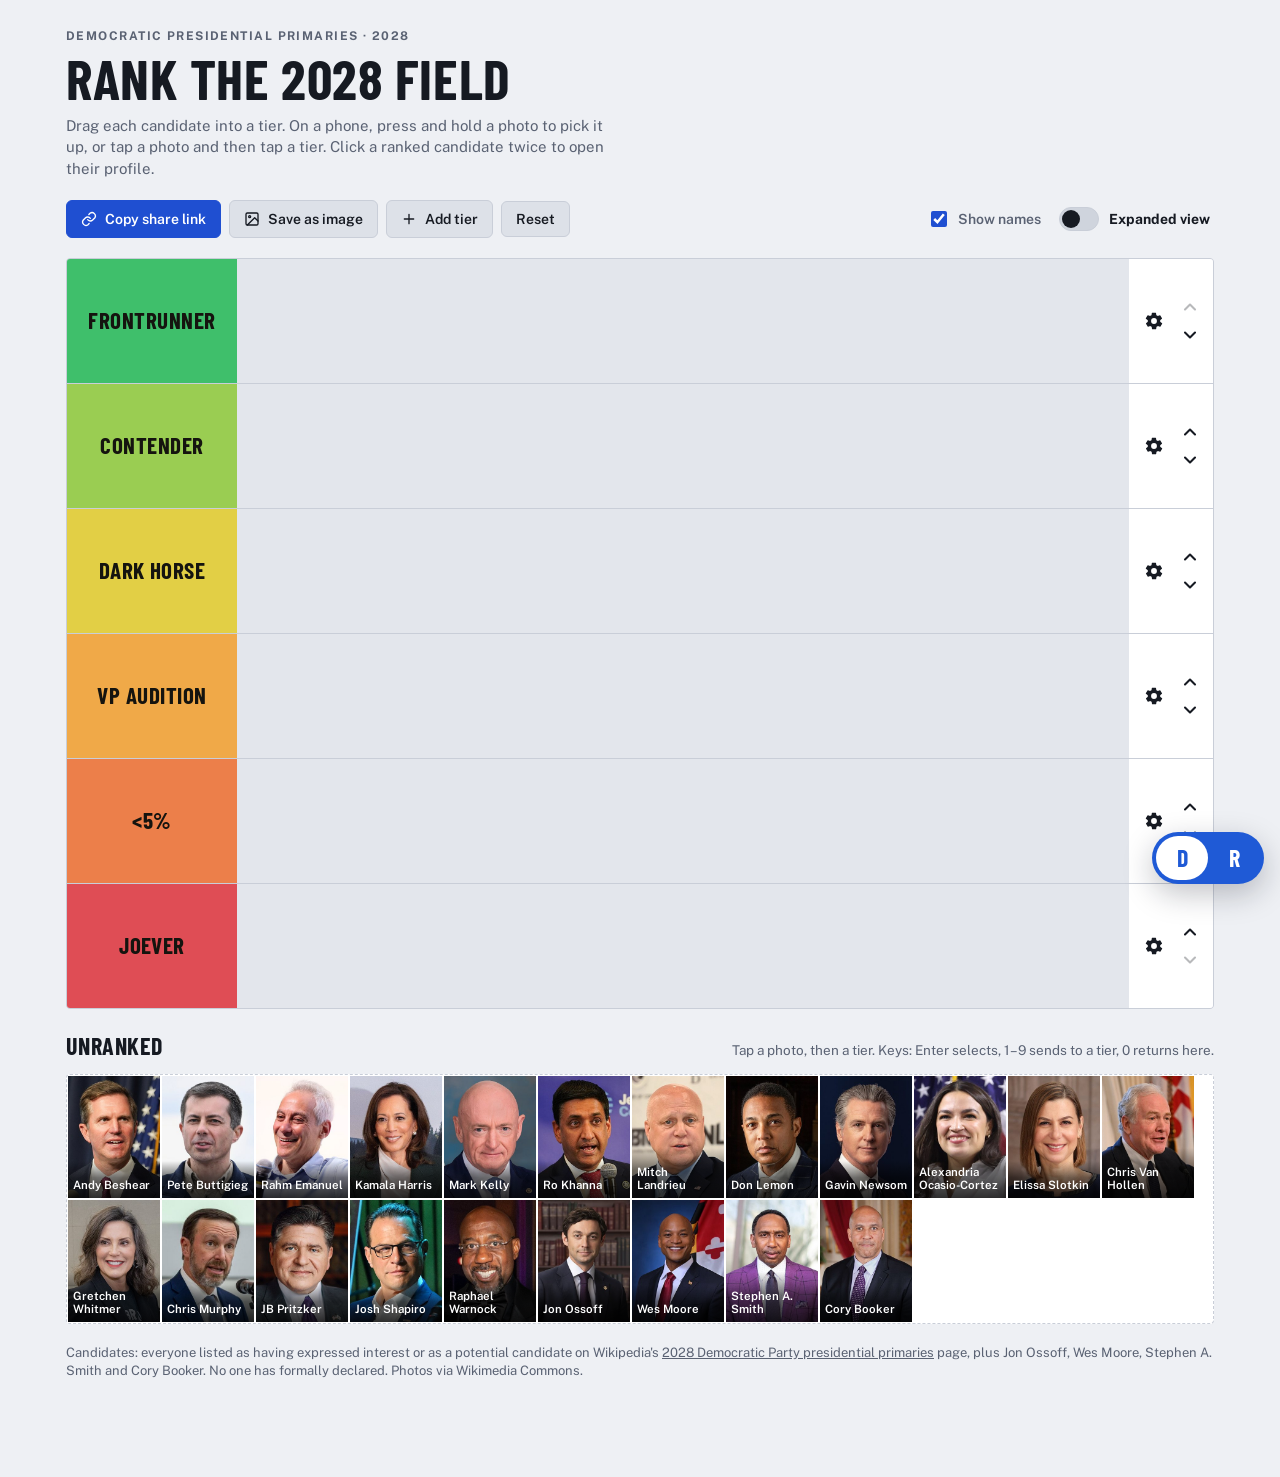
<file: index.html>
<!doctype html>
<html lang="en">
<head>
<meta charset="utf-8">
<meta name="viewport" content="width=device-width, initial-scale=1, viewport-fit=cover">
<title>2028 Democratic Tier List</title>
<meta name="claude:viewport-fit-sides" content="cover">
<link rel="preconnect" href="https://fonts.googleapis.com">
<link rel="preconnect" href="https://fonts.gstatic.com" crossorigin>
<link rel="stylesheet" href="https://fonts.googleapis.com/css2?family=Barlow+Condensed:wght@600;700&family=Public+Sans:wght@400;500;600;700&display=swap">
<link rel="stylesheet" href="style.css">
</head>
<body>
<main class="wrap">
  <header class="masthead">
    <span class="eyebrow" id="eyebrow">Democratic presidential primaries · 2028</span>
    <h1>Rank the 2028 field</h1>
    <p class="lede">Drag each candidate into a tier. On a phone, press and hold a photo to pick it up, or tap a photo and then tap a tier. Click a ranked candidate twice to open their profile.</p>
  </header>

  <div class="toolbar" role="toolbar" aria-label="Tier list actions">
    <button class="btn primary" id="btn-share" type="button">
      <svg viewBox="0 0 24 24" fill="none" stroke="currentColor" stroke-width="2" stroke-linecap="round" stroke-linejoin="round" aria-hidden="true"><path d="M10 13a5 5 0 0 0 7.5.5l3-3a5 5 0 0 0-7-7l-1.7 1.7"/><path d="M14 11a5 5 0 0 0-7.5-.5l-3 3a5 5 0 0 0 7 7l1.7-1.7"/></svg>
      Copy share link
    </button>
    <button class="btn" id="btn-image" type="button">
      <svg viewBox="0 0 24 24" fill="none" stroke="currentColor" stroke-width="2" stroke-linecap="round" stroke-linejoin="round" aria-hidden="true"><rect x="3" y="3" width="18" height="18" rx="2"/><circle cx="8.5" cy="8.5" r="1.5"/><path d="m21 15-5-5L5 21"/></svg>
      Save as image
    </button>
    <button class="btn" id="btn-add-tier" type="button">
      <svg viewBox="0 0 24 24" fill="none" stroke="currentColor" stroke-width="2" stroke-linecap="round" aria-hidden="true"><path d="M12 5v14M5 12h14"/></svg>
      Add tier
    </button>
    <button class="btn" id="btn-reset" type="button">Reset</button>
    <button class="btn" id="btn-reset-ratings" type="button" hidden>Reset ratings</button>
    <span class="spacer"></span>
    <label class="toggle" for="opt-names"><input type="checkbox" id="opt-names" checked> Show names</label>
    <label class="switch" for="opt-expanded"><input type="checkbox" id="opt-expanded" role="switch"><span class="track" aria-hidden="true"></span> Expanded view</label>
  </div>

  <div class="scroll-x">
    <section class="board" id="board" aria-label="Tiers"></section>
  </div>

  <section aria-labelledby="pool-title" style="display:grid;gap:10px">
    <div class="pool-head">
      <h2 id="pool-title">Unranked</h2>
      <p class="hint" id="pool-hint">Tap a photo, then a tier. Keys: Enter selects, 1–9 sends to a tier, 0 returns here.</p>
    </div>
    <div class="scroll-x">
      <div class="pool-table">
        <div class="pool-cols" id="pool-cols" aria-hidden="true" hidden></div>
        <div class="zone pool" id="pool" data-zone="pool" aria-label="Unranked candidates"></div>
      </div>
    </div>
  </section>

  <p class="sources" id="sources"></p>
</main>

<div class="party-toggle" id="party-toggle" role="group" aria-label="Party" data-active="D">
  <span class="knob" aria-hidden="true"></span>
  <button type="button" data-party="D" aria-pressed="true" aria-label="Democratic candidates">D</button>
  <button type="button" data-party="R" aria-pressed="false" aria-label="Republican candidates">R</button>
</div>

<script src="candidates.js"></script>
<script src="scores.js"></script>
<script src="app.js"></script>
</body>
</html>
</file>
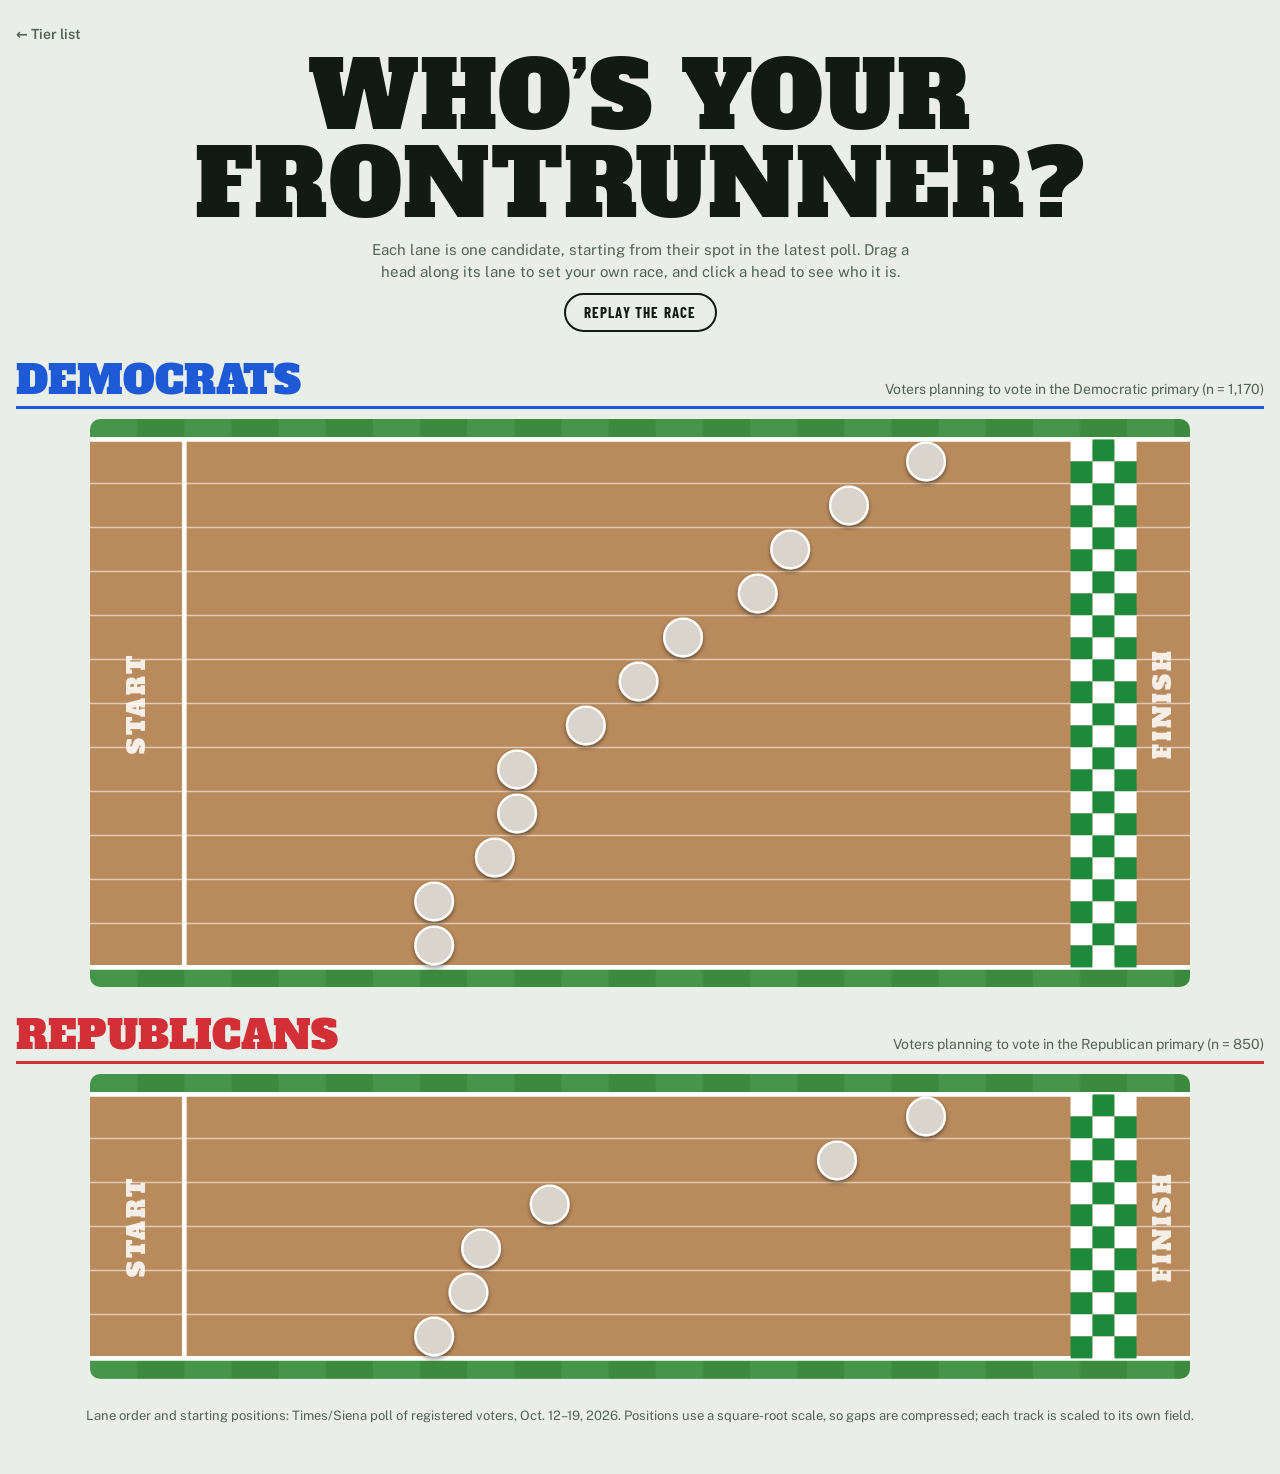
<file: horserace/index.html>
<!doctype html>
<html lang="en">
<head>
<meta charset="utf-8">
<meta name="viewport" content="width=device-width, initial-scale=1, viewport-fit=cover">
<title>2028 Primary Horse Race</title>
<meta name="claude:viewport-fit-sides" content="cover">
<link rel="preconnect" href="https://fonts.googleapis.com">
<link rel="preconnect" href="https://fonts.gstatic.com" crossorigin>
<link rel="stylesheet" href="https://fonts.googleapis.com/css2?family=Alfa+Slab+One&family=Barlow+Condensed:wght@600;700&family=Public+Sans:wght@400;600&display=swap">
<link rel="stylesheet" href="race.css">
</head>
<body>
<main class="wrap">
  <header class="top">
    <a class="nav" id="nav-tiers" href="../">← Tier list</a>
    <h1>WHO’S YOUR FRONTRUNNER?</h1>
    <p class="sub">Each lane is one candidate, starting from their spot in the latest poll. Drag a head along its lane to set your own race, and click a head to see who it is.</p>
    <button class="replay" id="replay" type="button">Replay the race</button>
  </header>

  <section class="race" data-party="D" aria-labelledby="race-d-title">
    <div class="race-head">
      <h2 id="race-d-title"></h2>
      <p class="universe"></p>
    </div>
    <div class="track-scroll"></div>
  </section>

  <section class="race" data-party="R" aria-labelledby="race-r-title">
    <div class="race-head">
      <h2 id="race-r-title"></h2>
      <p class="universe"></p>
    </div>
    <div class="track-scroll"></div>
  </section>

  <p class="source" id="source"></p>
</main>

<script src="poll.js"></script>
<script src="race.js"></script>
</body>
</html>
</file>
<file: style.css>
/* Layout: one centered column. Header + toolbar, the tier board (label | drop row | controls), then the unranked pool. */
:root {
  --bg: #eef0f4;
  --surface: #ffffff;
  --row: #e3e6ec;
  --line: #c9ced8;
  --fg: #161a22;
  --muted: #5a6273;
  --accent: #1f4fd1;
  --accent-fg: #ffffff;
  --ctl: #dde1e8;
  --ctl-hover: #cfd4dd;
  --shadow: 0 10px 30px rgba(15, 20, 35, .25);

  --tier-1: #3fbf6b;
  --tier-2: #9acd52;
  --tier-3: #e2cf45;
  --tier-4: #f0a948;
  --tier-5: #ec7f4a;
  --tier-6: #df4d55;
  --tier-ink: #15140f;
  --dem: #1f5ad6;
  --gop: #d22f36;

  --font-display: 'Barlow Condensed', 'Arial Narrow', 'Roboto Condensed', sans-serif;
  --font-body: 'Public Sans', system-ui, -apple-system, 'Segoe UI', sans-serif;

  --card-w: 92px;
  --card-h: 122px;
  --label-w: 170px;
  --ctl-w: 84px;
  --who-w: minmax(230px, 1fr);
  --score-w: 92px;
  --row-h: 66px;
}
@media (prefers-color-scheme: dark) {
  :root:not([data-theme="light"]) {
    --bg: #15171c;
    --surface: #1d2027;
    --row: #1a1c21;
    --line: #2c3039;
    --fg: #eceef3;
    --muted: #9aa1b0;
    --accent: #6f95ff;
    --accent-fg: #0d1222;
    --ctl: #262a33;
    --ctl-hover: #323743;
    --shadow: 0 10px 30px rgba(0, 0, 0, .55);
    color-scheme: dark;
  }
}
:root[data-theme="dark"] {
  --bg: #15171c;
  --surface: #1d2027;
  --row: #1a1c21;
  --line: #2c3039;
  --fg: #eceef3;
  --muted: #9aa1b0;
  --accent: #6f95ff;
  --accent-fg: #0d1222;
  --ctl: #262a33;
  --ctl-hover: #323743;
  --shadow: 0 10px 30px rgba(0, 0, 0, .55);
  color-scheme: dark;
}

* { box-sizing: border-box; }
[hidden] { display: none !important; }
body {
  margin: 0;
  background: var(--bg);
  color: var(--fg);
  font-family: var(--font-body);
  font-size: 15px;
  line-height: 1.45;
}
.wrap {
  max-width: 1180px;
  margin: 0 auto;
  padding-block: 28px 96px; /* bottom room for the party toggle */
  padding-left: max(16px, env(safe-area-inset-left, 0px));
  padding-right: max(16px, env(safe-area-inset-right, 0px));
  display: grid;
  gap: 20px;
}

/* Header */
.masthead { display: grid; gap: 6px; }
.eyebrow {
  font-size: 12px;
  font-weight: 700;
  letter-spacing: .12em;
  text-transform: uppercase;
  color: var(--muted);
}
h1 {
  margin: 0;
  font-family: var(--font-display);
  font-weight: 700;
  font-size: clamp(34px, 6vw, 56px);
  line-height: .95;
  letter-spacing: .01em;
  text-transform: uppercase;
  text-wrap: balance;
}
.lede { margin: 4px 0 0; color: var(--muted); max-width: 62ch; }
.lede a { color: inherit; }

/* Toolbar */
.toolbar { display: flex; flex-wrap: wrap; gap: 8px; align-items: center; }
.btn {
  appearance: none;
  border: 1px solid var(--line);
  background: var(--ctl);
  color: var(--fg);
  font: 600 14px/1 var(--font-body);
  padding: 10px 14px;
  border-radius: 6px;
  cursor: pointer;
  display: inline-flex;
  align-items: center;
  gap: 8px;
  text-decoration: none;
}
.btn:hover { background: var(--ctl-hover); }
.btn.primary { background: var(--accent); border-color: var(--accent); color: var(--accent-fg); }
.btn.primary:hover { filter: brightness(1.08); }
.btn.danger-armed { background: var(--tier-6); border-color: var(--tier-6); color: var(--tier-ink); }
.btn svg { width: 16px; height: 16px; flex: none; }
.toggle { display: inline-flex; align-items: center; gap: 8px; font-weight: 600; font-size: 14px; color: var(--muted); cursor: pointer; padding: 0 6px; }
.toggle input { width: 16px; height: 16px; accent-color: var(--accent); }
.spacer { flex: 1; }
:focus-visible { outline: 3px solid var(--accent); outline-offset: 2px; }

/* Board */
.board {
  border: 1px solid var(--line);
  background: var(--line);
  display: grid;
  gap: 1px;
  border-radius: 4px;
  overflow: hidden;
}
.tier {
  display: grid;
  grid-template-columns: var(--label-w) minmax(0, 1fr) var(--ctl-w);
  min-height: calc(var(--card-h) + 2px);
  background: var(--row);
}
.tier-label {
  background: var(--tier-color);
  color: var(--tier-ink);
  display: grid;
  place-items: center;
  padding: 8px 10px;
  text-align: center;
  font-family: var(--font-display);
  font-weight: 700;
  font-size: 23px;
  line-height: 1;
  text-transform: uppercase;
  letter-spacing: .02em;
  overflow-wrap: break-word;
  hyphens: manual;
}
.tier-controls {
  display: grid;
  grid-template-columns: auto auto;
  align-items: center;
  gap: 2px;
  padding: 0 8px;
  background: var(--surface);
}
.tier-controls .move { display: grid; }
.icon-btn {
  appearance: none;
  background: transparent;
  border: 0;
  color: var(--fg);
  width: 34px;
  height: 34px;
  display: grid;
  place-items: center;
  border-radius: 6px;
  cursor: pointer;
}
.icon-btn:hover { background: var(--ctl); }
.icon-btn:disabled { opacity: .3; cursor: default; background: transparent; }
.icon-btn svg { width: 20px; height: 20px; }
.move .icon-btn { height: 28px; }

/* Drop zones */
.zone {
  display: flex;
  flex-wrap: wrap;
  align-content: flex-start;
  gap: 2px;
  padding: 1px;
  min-height: var(--card-h);
}
.zone.over { background: color-mix(in srgb, var(--accent) 12%, transparent); }
.zone.tap-target { cursor: copy; }
.zone.tap-target:hover { background: color-mix(in srgb, var(--accent) 16%, transparent); }

/* Cards */
.card {
  position: relative;
  width: var(--card-w);
  height: var(--card-h);
  flex: none;
  border: 0;
  padding: 0;
  margin: 0;
  background: var(--ctl);
  cursor: grab;
  touch-action: manipulation;
  user-select: none;
  -webkit-user-select: none;
  -webkit-touch-callout: none;
  overflow: hidden;
  color: #fff;
}
.card img {
  width: 100%;
  height: 100%;
  object-fit: cover;
  object-position: 50% 18%;
  display: block;
  pointer-events: none;
  -webkit-user-drag: none;
}
.card .initials {
  position: absolute;
  inset: 0;
  display: grid;
  place-items: center;
  font: 700 30px/1 var(--font-display);
  color: var(--muted);
}
.card .name {
  position: absolute;
  left: 0; right: 0; bottom: 0;
  padding: 18px 5px 5px;
  background: linear-gradient(to top, rgba(0,0,0,.82), rgba(0,0,0,.55) 55%, transparent);
  color: #fff;
  font: 600 11.5px/1.15 var(--font-body);
  text-align: left;
  pointer-events: none;
}
.hide-names .card .name { display: none; }
.card.selected { outline: 3px solid var(--accent); outline-offset: -3px; }
.card.lifted { opacity: .25; }
.ghost {
  position: fixed;
  z-index: 50;
  pointer-events: none;
  box-shadow: var(--shadow);
  transform: rotate(-3deg) scale(1.06);
  cursor: grabbing;
}
.placeholder {
  width: var(--card-w);
  height: var(--card-h);
  flex: none;
  border: 2px dashed var(--accent);
  background: color-mix(in srgb, var(--accent) 14%, transparent);
}
body.dragging, body.dragging * { cursor: grabbing !important; }

/* Expanded view: tiers stack candidates as rows with 1–10 scores */
.switch { display: inline-flex; align-items: center; gap: 10px; font-weight: 700; font-size: 14px; cursor: pointer; padding: 6px 4px; }
.switch input { position: absolute; opacity: 0; width: 1px; height: 1px; }
.switch .track { width: 40px; height: 24px; border-radius: 12px; background: var(--ctl-hover); border: 1px solid var(--line); position: relative; transition: background .15s; flex: none; }
.switch .track::after { content: ''; position: absolute; top: 2px; left: 2px; width: 18px; height: 18px; border-radius: 50%; background: var(--fg); transition: transform .15s; }
.switch input:checked + .track { background: var(--accent); border-color: var(--accent); }
.switch input:checked + .track::after { transform: translateX(16px); background: var(--accent-fg); }
.switch input:focus-visible + .track { outline: 3px solid var(--accent); outline-offset: 2px; }

.scroll-x { overflow-x: auto; max-width: 100%; }
body.expanded .wrap { max-width: 1400px; }
body.expanded .board { min-width: calc(var(--label-w) + 230px + 6 * var(--score-w) + var(--ctl-w) + 2px); }
.board-head {
  display: grid;
  grid-template-columns: var(--label-w) minmax(0, 1fr) var(--ctl-w);
  background: var(--surface);
  align-items: end;
}
.board-head .h-tier { padding: 12px 10px; }
.cols, .row-entry, .pool-cols {
  display: grid;
  grid-template-columns: var(--who-w) repeat(6, var(--score-w));
  align-items: center;
}
.board-head span, .pool-cols span {
  font: 700 14px/1.05 var(--font-display);
  text-transform: uppercase;
  letter-spacing: .06em;
  color: var(--muted);
}
.h-score { text-align: center; padding: 12px 4px; }
.h-who { padding: 12px 12px; }
.h-total { color: var(--fg) !important; }
.h-total small { display: block; font: 600 11px/1.2 var(--font-body); letter-spacing: 0; text-transform: none; color: var(--muted); }

body.expanded .tier { min-height: calc(var(--row-h) + 2px); }
.zone.list { flex-direction: column; flex-wrap: nowrap; gap: 0; padding: 0; min-height: var(--row-h); }
.zone.list .placeholder { width: 100%; height: var(--row-h); }
.row-entry {
  min-height: var(--row-h);
  background: var(--row);
  cursor: grab;
  user-select: none;
  -webkit-user-select: none;
  -webkit-touch-callout: none;
  touch-action: manipulation;
}
.row-entry + .row-entry { border-top: 1px solid var(--line); }
.row-entry.selected { outline: 3px solid var(--accent); outline-offset: -3px; }
.row-entry.lifted { opacity: .25; }
.row-entry.ghost { width: auto; border: 1px solid var(--line); }
.who { display: flex; align-items: center; gap: 12px; padding: 5px 10px; min-width: 0; }
.thumb { position: relative; width: 42px; height: 56px; flex: none; overflow: hidden; background: var(--ctl); }
.thumb img { width: 100%; height: 100%; object-fit: cover; object-position: 50% 18%; display: block; pointer-events: none; -webkit-user-drag: none; }
.thumb .initials { position: absolute; inset: 0; display: grid; place-items: center; font: 700 17px/1 var(--font-display); color: var(--muted); }
.who-text { display: grid; gap: 2px; min-width: 0; }
.who-text strong { font-weight: 700; font-size: 15px; line-height: 1.2; }
.who-text small { color: var(--muted); font-size: 12.5px; line-height: 1.25; }
.score, .total {
  --score-hue: 60;
  margin: 6px 4px;
  height: calc(var(--row-h) - 14px);
  display: grid;
  place-items: center;
  background: hsl(var(--score-hue) 70% 50% / .2);
  border-radius: 3px;
}
.score input {
  width: 100%;
  height: 100%;
  border: 0;
  background: transparent;
  color: var(--fg);
  text-align: center;
  font: 700 26px/1 var(--font-display);
  font-variant-numeric: tabular-nums;
  appearance: textfield;
  -moz-appearance: textfield;
  cursor: text;
  border-radius: 3px;
}
.score input::-webkit-outer-spin-button, .score input::-webkit-inner-spin-button { -webkit-appearance: none; margin: 0; }
.score input:hover { box-shadow: inset 0 0 0 1px var(--line); }
.score input:focus-visible { outline: 3px solid var(--accent); outline-offset: -3px; }
.total { font: 700 30px/1 var(--font-display); font-variant-numeric: tabular-nums; box-shadow: inset 0 0 0 1px var(--line); }
.pool-table { display: grid; }
.pool-cols { background: var(--surface); border: 1px solid var(--line); border-bottom: 0; border-radius: 4px 4px 0 0; }

/* Candidate profile: large card over the page */
.dialog.profile {
  position: relative;
  width: min(1080px, 100%);
  height: min(760px, 100%);
  padding: 0;
  gap: 0;
  grid-template-columns: minmax(220px, 38%) minmax(0, 1fr);
  overflow: hidden;
  border-top: 6px solid var(--tier-color);
}
.profile-close {
  position: absolute;
  top: 10px;
  right: 10px;
  z-index: 2;
  width: 42px;
  height: 42px;
  background: var(--surface);
  border: 1px solid var(--line);
  border-radius: 50%;
}
.profile-close svg { width: 22px; height: 22px; }
.profile-photo { position: relative; background: var(--ctl); min-height: 0; }
.profile-photo img { width: 100%; height: 100%; object-fit: cover; object-position: 50% 18%; display: block; }
.profile-photo .initials { position: absolute; inset: 0; display: grid; place-items: center; font: 700 72px/1 var(--font-display); color: var(--muted); }
.profile-body { overflow: auto; padding: 28px 32px; display: grid; align-content: start; gap: 14px; }
.profile-tier {
  justify-self: start;
  display: inline-flex;
  align-items: baseline;
  gap: 10px;
  background: var(--tier-color);
  color: var(--tier-ink);
  font: 700 18px/1 var(--font-display);
  text-transform: uppercase;
  letter-spacing: .04em;
  padding: 7px 12px;
}
.profile-tier span { font: 600 12px/1 var(--font-body); text-transform: none; letter-spacing: 0; opacity: .8; }
.dialog .profile-name { margin: 0; font: 700 clamp(34px, 5vw, 56px)/.95 var(--font-display); text-transform: uppercase; text-wrap: balance; padding-right: 40px; }
.profile-role { margin: 0; color: var(--muted); font-size: 15px; }
.profile-note { margin: 0; font-size: 14px; font-weight: 600; }
.profile-total {
  display: flex;
  align-items: flex-end;
  justify-content: space-between;
  gap: 16px;
  flex-wrap: wrap;
  border-block: 1px solid var(--line);
  padding-block: 10px;
}
.profile-total .big { font: 700 72px/.9 var(--font-display); font-variant-numeric: tabular-nums; }
.profile-total .of { font: 700 28px/1 var(--font-display); color: var(--muted); margin-left: 4px; }
.profile-total .rank { color: var(--muted); font-size: 14px; padding-bottom: 6px; }
.profile-total .rank strong { color: var(--fg); font: 700 24px/1 var(--font-display); margin-right: 4px; }
.profile-scores { display: grid; gap: 14px; }
.pscore {
  display: grid;
  grid-template-columns: 120px minmax(0, 1fr) 44px;
  grid-template-areas: "label bar val" ". cmp cmp";
  align-items: center;
  column-gap: 14px;
  row-gap: 4px;
}
.plabel { grid-area: label; font: 700 15px/1.1 var(--font-display); text-transform: uppercase; letter-spacing: .05em; color: var(--muted); }
.pbar { grid-area: bar; position: relative; display: grid; grid-template-columns: repeat(10, 1fr); gap: 3px; height: 26px; }
.seg { background: var(--ctl); border-radius: 2px; }
.seg.on { background: hsl(var(--score-hue) 62% 46%); }
.pavg { position: absolute; top: -4px; bottom: -4px; width: 3px; margin-left: -1.5px; background: var(--fg); border-radius: 2px; }
.pval { grid-area: val; font: 700 34px/1 var(--font-display); text-align: right; font-variant-numeric: tabular-nums; }
.pcmp { grid-area: cmp; font-size: 12.5px; color: var(--muted); }
.profile-foot { margin: 4px 0 0; font-size: 13px; color: var(--muted); }
.profile-foot a { color: inherit; }

@media (max-width: 720px) {
  .dialog.profile { grid-template-columns: 1fr; grid-template-rows: 34% minmax(0, 1fr); height: 100%; }
  .profile-body { padding: 18px 18px 22px; gap: 12px; }
  .profile-total .big { font-size: 56px; }
  .pscore { grid-template-columns: 92px minmax(0, 1fr) 34px; column-gap: 10px; }
  .pval { font-size: 28px; }
  .pbar { height: 22px; gap: 2px; }
}

/* Party toggle: fixed bottom right, blue on D, red on R */
.party-toggle {
  position: fixed;
  z-index: 40;
  right: max(16px, calc(env(safe-area-inset-right, 0px) + 16px));
  bottom: calc(16px + env(safe-area-inset-bottom, 0px));
  display: grid;
  grid-template-columns: 1fr 1fr;
  width: 112px;
  height: 52px;
  padding: 4px;
  border-radius: 26px;
  background: var(--dem);
  box-shadow: var(--shadow);
  transition: background .2s;
}
.party-toggle[data-active="R"] { background: var(--gop); }
.party-toggle .knob {
  position: absolute;
  top: 4px;
  left: 4px;
  width: 52px;
  height: 44px;
  border-radius: 22px;
  background: #fff;
  transition: transform .2s;
}
.party-toggle[data-active="R"] .knob { transform: translateX(52px); }
.party-toggle button {
  position: relative;
  z-index: 1;
  appearance: none;
  border: 0;
  background: transparent;
  border-radius: 22px;
  color: #fff;
  font: 700 24px/1 var(--font-display);
  cursor: pointer;
}
.party-toggle button[aria-pressed="true"] { color: var(--dem); cursor: default; }
.party-toggle[data-active="R"] button[aria-pressed="true"] { color: var(--gop); }
.party-toggle button:focus-visible { outline: 3px solid #fff; outline-offset: -3px; }
@media (prefers-reduced-motion: reduce) {
  .party-toggle, .party-toggle .knob { transition: none; }
}

/* Pool */
.pool-head { display: flex; align-items: baseline; justify-content: space-between; gap: 12px; flex-wrap: wrap; }
h2 {
  margin: 0;
  font-family: var(--font-display);
  font-size: 24px;
  font-weight: 700;
  text-transform: uppercase;
  letter-spacing: .02em;
}
.hint { margin: 0; color: var(--muted); font-size: 13.5px; }
.pool {
  border: 1px dashed var(--line);
  background: var(--surface);
  border-radius: 4px;
  min-height: calc(var(--card-h) + 4px);
}
.pool:empty::after {
  content: 'Every candidate is ranked.';
  color: var(--muted);
  padding: 16px;
  align-self: center;
}

.sources { color: var(--muted); font-size: 13px; margin: 0; }
.sources a { color: inherit; }

/* Dialogs */
.scrim {
  position: fixed;
  inset: 0;
  z-index: 60;
  background: rgba(8, 10, 15, .6);
  display: grid;
  place-items: center;
  padding: max(16px, env(safe-area-inset-top, 0px)) max(16px, env(safe-area-inset-right, 0px)) max(16px, env(safe-area-inset-bottom, 0px)) max(16px, env(safe-area-inset-left, 0px));
}
.dialog {
  background: var(--surface);
  color: var(--fg);
  border: 1px solid var(--line);
  border-radius: 8px;
  box-shadow: var(--shadow);
  width: min(460px, 100%);
  max-height: 100%;
  overflow: auto;
  padding: 20px;
  display: grid;
  gap: 16px;
}
.dialog.wide { width: min(980px, 100%); }
.dialog h3 { margin: 0; font: 700 24px/1 var(--font-display); text-transform: uppercase; }
.dialog label.field { display: grid; gap: 6px; font-weight: 600; font-size: 13px; color: var(--muted); }
.dialog input[type="text"] {
  font: 500 16px/1.2 var(--font-body);
  padding: 10px 12px;
  border-radius: 6px;
  border: 1px solid var(--line);
  background: var(--bg);
  color: var(--fg);
  width: 100%;
}
.swatches { display: flex; flex-wrap: wrap; gap: 8px; align-items: center; }
.swatch {
  width: 32px; height: 32px;
  border-radius: 50%;
  border: 2px solid transparent;
  cursor: pointer;
  padding: 0;
}
.swatch[aria-pressed="true"] { border-color: var(--fg); box-shadow: inset 0 0 0 2px var(--surface); }
.swatches input[type="color"] { width: 40px; height: 34px; border: 0; padding: 0; background: none; cursor: pointer; }
.dialog .row { display: flex; flex-wrap: wrap; gap: 8px; }
.dialog .row.end { justify-content: flex-end; }
.export-img { width: 100%; height: auto; border: 1px solid var(--line); background: var(--bg); }

.toast {
  position: fixed;
  left: 50%;
  bottom: calc(84px + env(safe-area-inset-bottom, 0px)); /* clears the party toggle */
  transform: translateX(-50%);
  z-index: 70;
  background: var(--fg);
  color: var(--bg);
  padding: 10px 16px;
  border-radius: 6px;
  font-weight: 600;
  font-size: 14px;
  box-shadow: var(--shadow);
  max-width: calc(100% - 32px);
}

@media (max-width: 640px) {
  :root { --card-w: 62px; --card-h: 84px; --label-w: 88px; --ctl-w: 40px; --who-w: minmax(170px, 1fr); --score-w: 56px; --row-h: 58px; }
  body.expanded .board { min-width: calc(var(--label-w) + 170px + 6 * var(--score-w) + var(--ctl-w) + 2px); }
  .board-head span, .pool-cols span { font-size: 11.5px; letter-spacing: .02em; }
  .h-score {
    writing-mode: vertical-rl;
    transform: rotate(180deg);
    justify-self: center;
    text-align: left;
    padding: 8px 0;
    min-height: 92px;
  }
  .h-total small { display: inline; margin-top: 4px; }
  .score input { font-size: 22px; }
  .total { font-size: 24px; }
  .who { gap: 8px; padding: 4px 6px; }
  .thumb { width: 36px; height: 48px; }
  .who-text strong { font-size: 13px; }
  .who-text small { font-size: 11px; }
  .tier-label { font-size: 15px; padding: 6px 4px; letter-spacing: 0; }
  .tier-controls { grid-template-columns: auto; padding: 0 2px; }
  .tier-controls .move { grid-auto-flow: row; }
  .icon-btn { width: 30px; height: 28px; }
  .move .icon-btn { height: 24px; }
  .card .name { font-size: 9.5px; padding: 12px 3px 3px; }
  .card .initials { font-size: 22px; }
  .toolbar .btn { padding: 9px 11px; font-size: 13px; }
}
@media (prefers-reduced-motion: reduce) {
  .ghost { transform: none; }
}
</file>
<file: horserace/race.css>
/* Layout: a poster-style title, then each party's track full width, stacked. Track art keeps fixed turf/dirt colors; the page around it follows the theme. */
:root {
  --bg: #e9eee9;
  --fg: #121a14;
  --muted: #536257;
  --line: #c3cdc4;
  --dem: #1f5ad6;
  --gop: #d22f36;
  --font-display: 'Alfa Slab One', 'Rockwell', 'Georgia', serif;
  --font-label: 'Barlow Condensed', 'Arial Narrow', sans-serif;
  --font-body: 'Public Sans', system-ui, -apple-system, 'Segoe UI', sans-serif;
}
@media (prefers-color-scheme: dark) {
  :root:not([data-theme="light"]) {
    --bg: #0e1410;
    --fg: #edf2ee;
    --muted: #93a398;
    --line: #2a352d;
    --dem: #6f95ff;
    --gop: #ff6b70;
    color-scheme: dark;
  }
}
:root[data-theme="dark"] {
  --bg: #0e1410;
  --fg: #edf2ee;
  --muted: #93a398;
  --line: #2a352d;
  --dem: #6f95ff;
  --gop: #ff6b70;
  color-scheme: dark;
}

* { box-sizing: border-box; }
[hidden] { display: none !important; }
body {
  margin: 0;
  background: var(--bg);
  color: var(--fg);
  font-family: var(--font-body);
  font-size: 15px;
  line-height: 1.45;
}
.wrap {
  max-width: 1500px;
  margin: 0 auto;
  padding-block: 24px 48px;
  padding-left: max(16px, env(safe-area-inset-left, 0px));
  padding-right: max(16px, env(safe-area-inset-right, 0px));
  display: grid;
  gap: 28px;
}
.top { display: grid; gap: 10px; justify-items: center; text-align: center; }
.nav { justify-self: start; font-weight: 600; font-size: 14px; color: var(--muted); text-decoration: none; }
.nav:hover { color: var(--fg); text-decoration: underline; }
h1 {
  margin: 0;
  font-family: var(--font-display);
  font-weight: 400;
  font-size: clamp(34px, 7.4vw, 92px);
  line-height: .95;
  letter-spacing: .01em;
  text-wrap: balance;
}
.sub { margin: 0; color: var(--muted); max-width: 62ch; }
.replay {
  appearance: none;
  border: 2px solid var(--fg);
  background: transparent;
  color: var(--fg);
  font: 700 15px/1 var(--font-label);
  letter-spacing: .08em;
  text-transform: uppercase;
  padding: 10px 18px;
  border-radius: 999px;
  cursor: pointer;
}
.replay:hover { background: var(--fg); color: var(--bg); }
:focus-visible { outline: 3px solid var(--dem); outline-offset: 3px; }

.race { display: grid; gap: 10px; }
.race-head { display: flex; flex-wrap: wrap; align-items: baseline; justify-content: space-between; gap: 6px 18px; border-bottom: 3px solid var(--party); padding-bottom: 6px; }
.race[data-party="D"] { --party: var(--dem); }
.race[data-party="R"] { --party: var(--gop); }
h2 {
  margin: 0;
  font: 400 clamp(26px, 3.4vw, 40px)/1 var(--font-display);
  color: var(--party);
  text-transform: uppercase;
}
.race-head p { margin: 0; color: var(--muted); font-size: 14px; }
.track-scroll { position: relative; overflow-x: auto; display: grid; justify-items: safe center; }
/* Straightaway: up to 1100px wide. Phones get a shorter track (drawn in race.js) that fits the screen. */
.track-scroll svg { display: block; width: min(100%, 1100px); height: auto; border-radius: 10px; }
.head { cursor: grab; touch-action: none; outline: none; }
.head.grabbed { cursor: grabbing; }
.head:focus-visible .ring { stroke: #ffd84d; }
.name-tag {
  position: absolute;
  transform: translate(-50%, calc(-100% - 8px));
  background: var(--fg);
  color: var(--bg);
  font: 700 15px/1.1 var(--font-label);
  letter-spacing: .04em;
  text-transform: uppercase;
  padding: 6px 10px;
  border-radius: 6px;
  white-space: nowrap;
  pointer-events: none;
  z-index: 2;
}
.name-tag::after {
  content: '';
  position: absolute;
  left: 50%;
  bottom: -5px;
  margin-left: -5px;
  border: 5px solid transparent;
  border-bottom: 0;
  border-top-color: var(--fg);
}
.source { margin: 0; color: var(--muted); font-size: 13px; text-align: center; }
</file>
